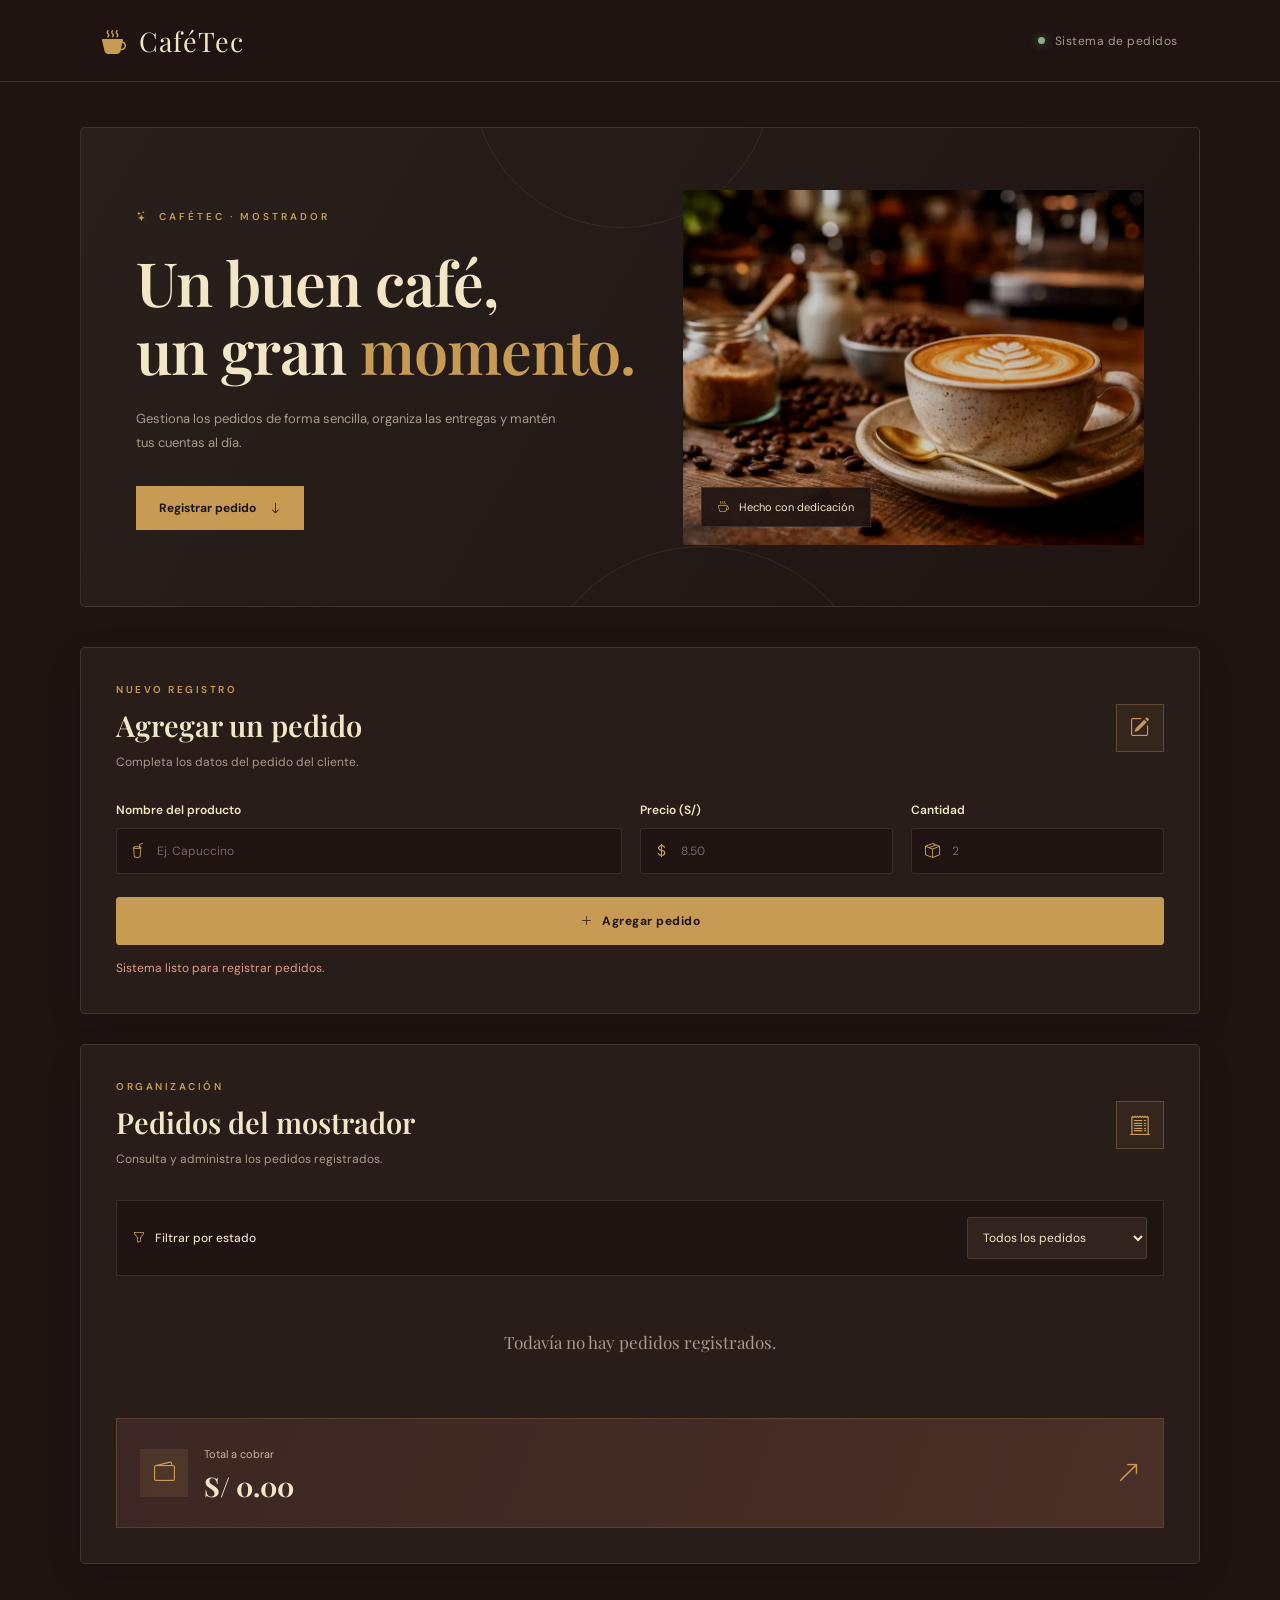
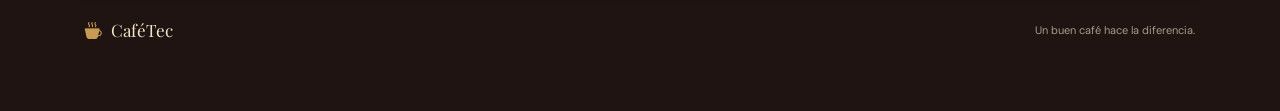
<file: p1-dom/index.html>
<!DOCTYPE html>
<html lang="es">
<head>
    <meta charset="UTF-8">
    <meta name="viewport" content="width=device-width, initial-scale=1.0">
    <meta name="description" content="Sistema de gestión de pedidos de CaféTec.">
    <title>CaféTec | Gestión de pedidos</title>

    <link rel="preconnect" href="https://fonts.googleapis.com">
    <link rel="preconnect" href="https://fonts.gstatic.com" crossorigin>
    <link href="https://fonts.googleapis.com/css2?family=DM+Sans:wght@400;500;600;700&family=Playfair+Display:wght@600;700;800&display=swap" rel="stylesheet">

    <link rel="stylesheet" href="https://cdn.jsdelivr.net/npm/bootstrap-icons@1.11.3/font/bootstrap-icons.min.css">
    <link rel="stylesheet" href="styles.css">
    <script src="script.js" defer></script>
</head>

<body>

    <header class="barra-superior">
        <a href="#" class="logo">
            <i class="bi bi-cup-hot-fill"></i>
            <span>CaféTec</span>
        </a>

        <span class="estado-sistema">
            <span class="punto-activo"></span>
            Sistema de pedidos
        </span>
    </header>

    <main class="contenedor">

        <section class="portada" data-reveal>
            <div class="portada-contenido">
                <span class="etiqueta">
                    <i class="bi bi-stars"></i>
                    CAFÉTEC · MOSTRADOR
                </span>

                <h1>Un buen café,<br>un gran <span>momento.</span></h1>

                <p>
                    Gestiona los pedidos de forma sencilla,
                    organiza las entregas y mantén tus cuentas al día.
                </p>

                <a href="#registro" class="btn-portada">
                    Registrar pedido
                    <i class="bi bi-arrow-down"></i>
                </a>
            </div>

            <div class="portada-imagen">
                <img src="cafeteria.jpg" alt="Taza de café">
                <div class="imagen-etiqueta">
                    <i class="bi bi-cup-hot"></i>
                    <span>Hecho con dedicación</span>
                </div>
            </div>

            <div class="decoracion decoracion-uno"></div>
            <div class="decoracion decoracion-dos"></div>
        </section>

        <section class="seccion registro" id="registro" data-reveal>
            <div class="titulo-seccion">
                <div>
                    <span class="subtitulo">NUEVO REGISTRO</span>
                    <h2>Agregar un pedido</h2>
                    <p>Completa los datos del pedido del cliente.</p>
                </div>

                <div class="icono-seccion">
                    <i class="bi bi-pencil-square"></i>
                </div>
            </div>

            <form id="form-pedido" novalidate>
                <div class="campo">
                    <label for="producto">Nombre del producto</label>
                    <div class="input-con-icono">
                        <i class="bi bi-cup-straw"></i>
                        <input
                            id="producto"
                            type="text"
                            placeholder="Ej. Capuccino"
                        >
                    </div>
                </div>

                <div class="campo">
                    <label for="precio">Precio (S/)</label>
                    <div class="input-con-icono">
                        <i class="bi bi-currency-dollar"></i>
                        <input
                            id="precio"
                            type="number"
                            step="0.10"
                            placeholder="8.50"
                        >
                    </div>
                </div>

                <div class="campo">
                    <label for="cantidad">Cantidad</label>
                    <div class="input-con-icono">
                        <i class="bi bi-box-seam"></i>
                        <input
                            id="cantidad"
                            type="number"
                            min="0"
                            placeholder="2"
                        >
                    </div>
                </div>

                <button type="submit" class="btn-agregar">
                    <i class="bi bi-plus-lg"></i>
                    Agregar pedido
                </button>
            </form>

            <p id="mensaje" aria-live="polite"></p>
        </section>

        <section class="seccion pedidos" data-reveal>
            <div class="titulo-seccion titulo-pedidos">
                <div>
                    <span class="subtitulo">ORGANIZACIÓN</span>
                    <h2>Pedidos del mostrador</h2>
                    <p>Consulta y administra los pedidos registrados.</p>
                </div>

                <div class="icono-seccion">
                    <i class="bi bi-receipt-cutoff"></i>
                </div>
            </div>

            <div class="barra-filtro">
                <label for="filtro">
                    <i class="bi bi-funnel"></i>
                    Filtrar por estado
                </label>

                <select id="filtro">
                    <option value="todos">Todos los pedidos</option>
                    <option value="pendiente">Pendientes</option>
                    <option value="entregado">Entregados</option>
                </select>
            </div>

            <ul id="lista-pedidos">
                <!-- Los pedidos se mostrarán aquí -->
            </ul>

            <div class="resumen">
                <div class="resumen-icono">
                    <i class="bi bi-wallet2"></i>
                </div>

                <div class="resumen-texto">
                    <span>Total a cobrar</span>
                    <p id="total">S/ 0.00</p>
                </div>

                <i class="bi bi-arrow-up-right resumen-flecha"></i>
            </div>
        </section>

        <footer>
            <p><i class="bi bi-cup-hot-fill"></i> CaféTec</p>
            <span>Un buen café hace la diferencia.</span>
        </footer>

    </main>

</body>
</html>
</file>
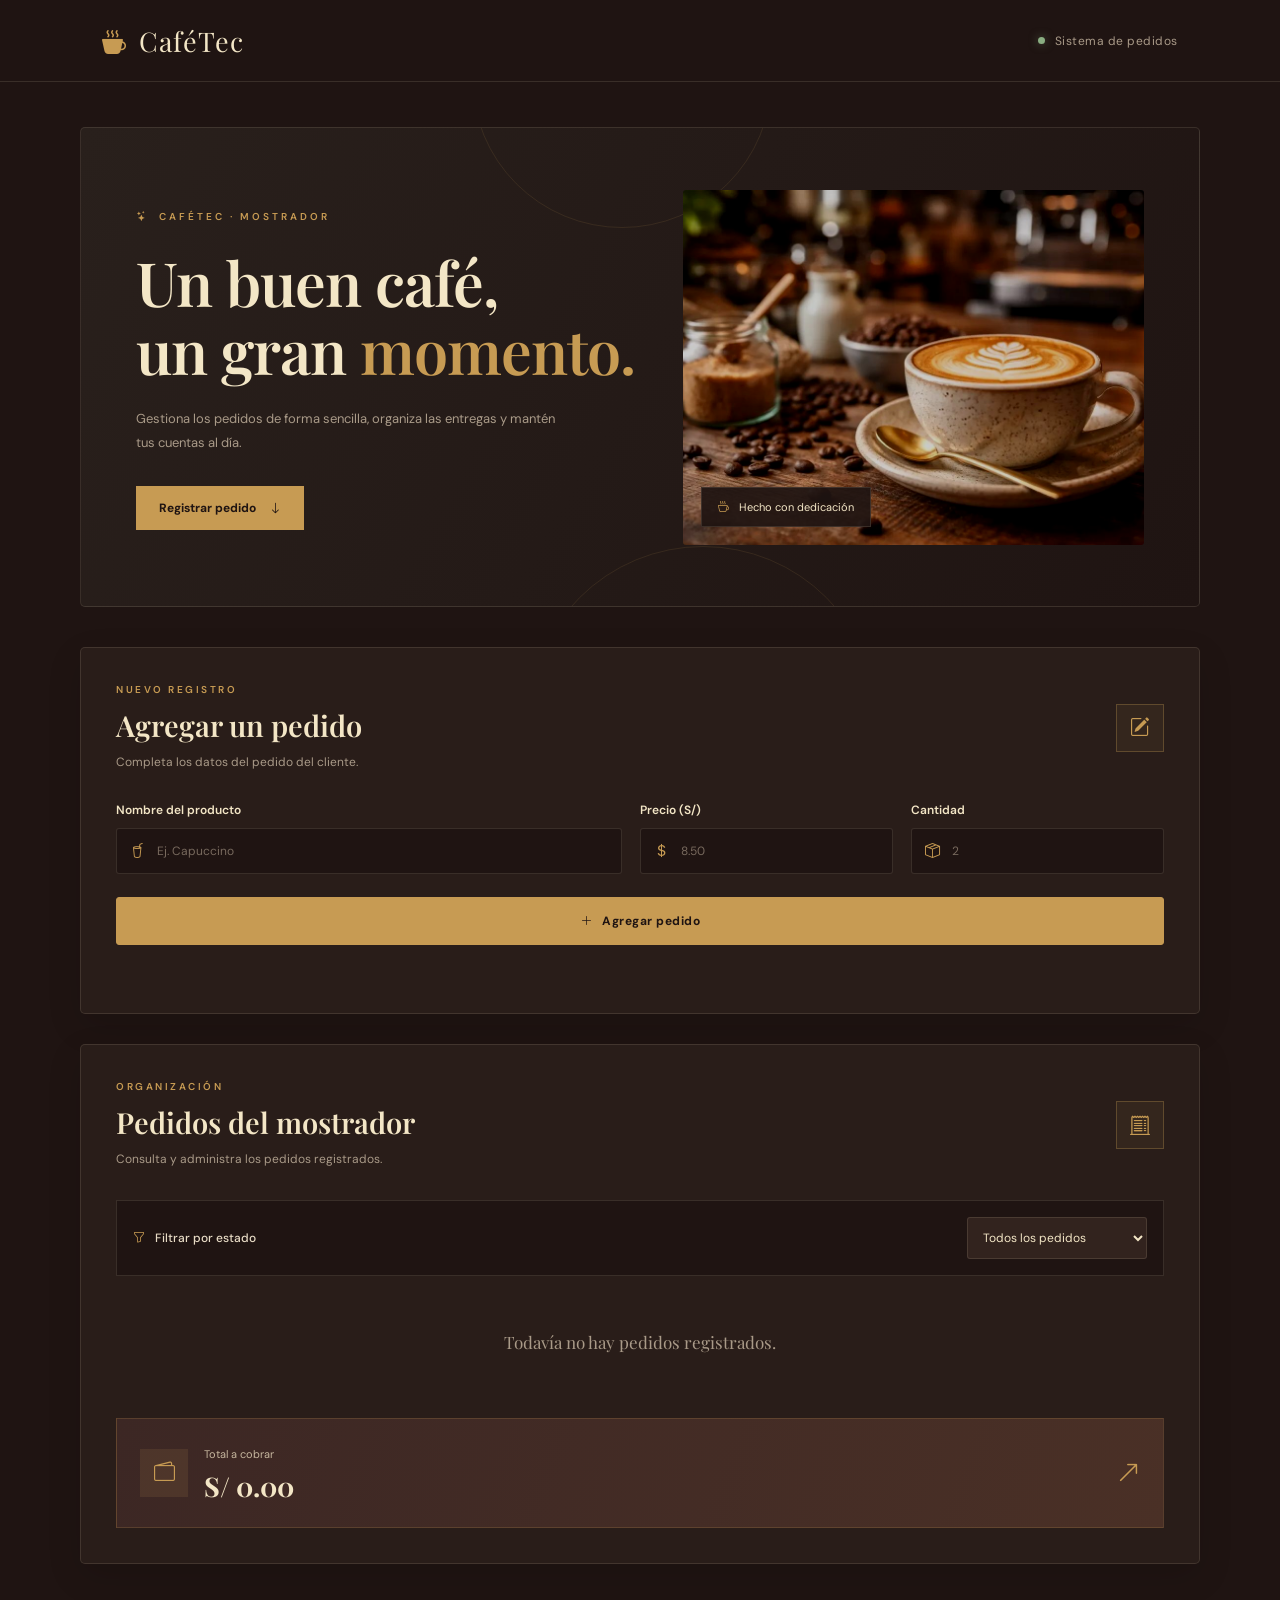
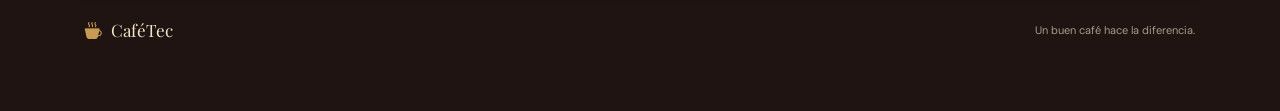
<file: p2-modulos/index.html>
<!DOCTYPE html>
<html lang="es">
<head>
    <meta charset="UTF-8">
    <meta name="viewport" content="width=device-width, initial-scale=1.0">
    <meta name="description" content="Sistema de gestión de pedidos de CaféTec.">
    <title>CaféTec | Gestión de pedidos</title>

    <link rel="preconnect" href="https://fonts.googleapis.com">
    <link rel="preconnect" href="https://fonts.gstatic.com" crossorigin>
    <link href="https://fonts.googleapis.com/css2?family=DM+Sans:wght@400;500;600;700&family=Playfair+Display:wght@600;700;800&display=swap" rel="stylesheet">

    <link rel="stylesheet" href="https://cdn.jsdelivr.net/npm/bootstrap-icons@1.11.3/font/bootstrap-icons.min.css">
    <link rel="stylesheet" href="./styles.css">
</head>

<body>

    <header class="barra-superior">
        <a href="#" class="logo">
            <i class="bi bi-cup-hot-fill"></i>
            <span>CaféTec</span>
        </a>

        <span class="estado-sistema">
            <span class="punto-activo"></span>
            Sistema de pedidos
        </span>
    </header>

    <main class="contenedor">

        <section class="portada" data-reveal>
            <div class="portada-contenido">
                <span class="etiqueta">
                    <i class="bi bi-stars"></i>
                    CAFÉTEC · MOSTRADOR
                </span>

                <h1>Un buen café,<br>un gran <span>momento.</span></h1>

                <p>
                    Gestiona los pedidos de forma sencilla,
                    organiza las entregas y mantén tus cuentas al día.
                </p>

                <a href="#registro" class="btn-portada">
                    Registrar pedido
                    <i class="bi bi-arrow-down"></i>
                </a>
            </div>

            <div class="portada-imagen">
                <img src="cafeteria.jpg" alt="Taza de café">
                <div class="imagen-etiqueta">
                    <i class="bi bi-cup-hot"></i>
                    <span>Hecho con dedicación</span>
                </div>
            </div>

            <div class="decoracion decoracion-uno"></div>
            <div class="decoracion decoracion-dos"></div>
        </section>

        <section class="seccion registro" id="registro" data-reveal>
            <div class="titulo-seccion">
                <div>
                    <span class="subtitulo">NUEVO REGISTRO</span>
                    <h2>Agregar un pedido</h2>
                    <p>Completa los datos del pedido del cliente.</p>
                </div>

                <div class="icono-seccion">
                    <i class="bi bi-pencil-square"></i>
                </div>
            </div>

            <form id="form-pedido" novalidate>
                <div class="campo">
                    <label for="producto">Nombre del producto</label>
                    <div class="input-con-icono">
                        <i class="bi bi-cup-straw"></i>
                        <input
                            id="producto"
                            type="text"
                            placeholder="Ej. Capuccino"
                        >
                    </div>
                </div>

                <div class="campo">
                    <label for="precio">Precio (S/)</label>
                    <div class="input-con-icono">
                        <i class="bi bi-currency-dollar"></i>
                        <input
                            id="precio"
                            type="number"
                            step="0.10"
                            placeholder="8.50"
                        >
                    </div>
                </div>

                <div class="campo">
                    <label for="cantidad">Cantidad</label>
                    <div class="input-con-icono">
                        <i class="bi bi-box-seam"></i>
                        <input
                            id="cantidad"
                            type="number"
                            min="0"
                            placeholder="2"
                        >
                    </div>
                </div>

                <button type="submit" class="btn-agregar">
                    <i class="bi bi-plus-lg"></i>
                    Agregar pedido
                </button>
            </form>

            <p id="mensaje" aria-live="polite"></p>
        </section>

        <section class="seccion pedidos" data-reveal>
            <div class="titulo-seccion titulo-pedidos">
                <div>
                    <span class="subtitulo">ORGANIZACIÓN</span>
                    <h2>Pedidos del mostrador</h2>
                    <p>Consulta y administra los pedidos registrados.</p>
                </div>

                <div class="icono-seccion">
                    <i class="bi bi-receipt-cutoff"></i>
                </div>
            </div>

            <div class="barra-filtro">
                <label for="filtro">
                    <i class="bi bi-funnel"></i>
                    Filtrar por estado
                </label>

                <select id="filtro">
                    <option value="todos">Todos los pedidos</option>
                    <option value="pendiente">Pendientes</option>
                    <option value="entregado">Entregados</option>
                </select>
            </div>

            <ul id="lista-pedidos">
                <!-- Los pedidos se mostrarán aquí -->
            </ul>

            <div class="resumen">
                <div class="resumen-icono">
                    <i class="bi bi-wallet2"></i>
                </div>

                <div class="resumen-texto">
                    <span>Total a cobrar</span>
                    <p id="total">S/ 0.00</p>
                </div>

                <i class="bi bi-arrow-up-right resumen-flecha"></i>
            </div>
        </section>

        <footer>
            <p><i class="bi bi-cup-hot-fill"></i> CaféTec</p>
            <span>Un buen café hace la diferencia.</span>
        </footer>

    </main>
    <script type="module" src="./main.js"></script>
</body>
</html>
</file>
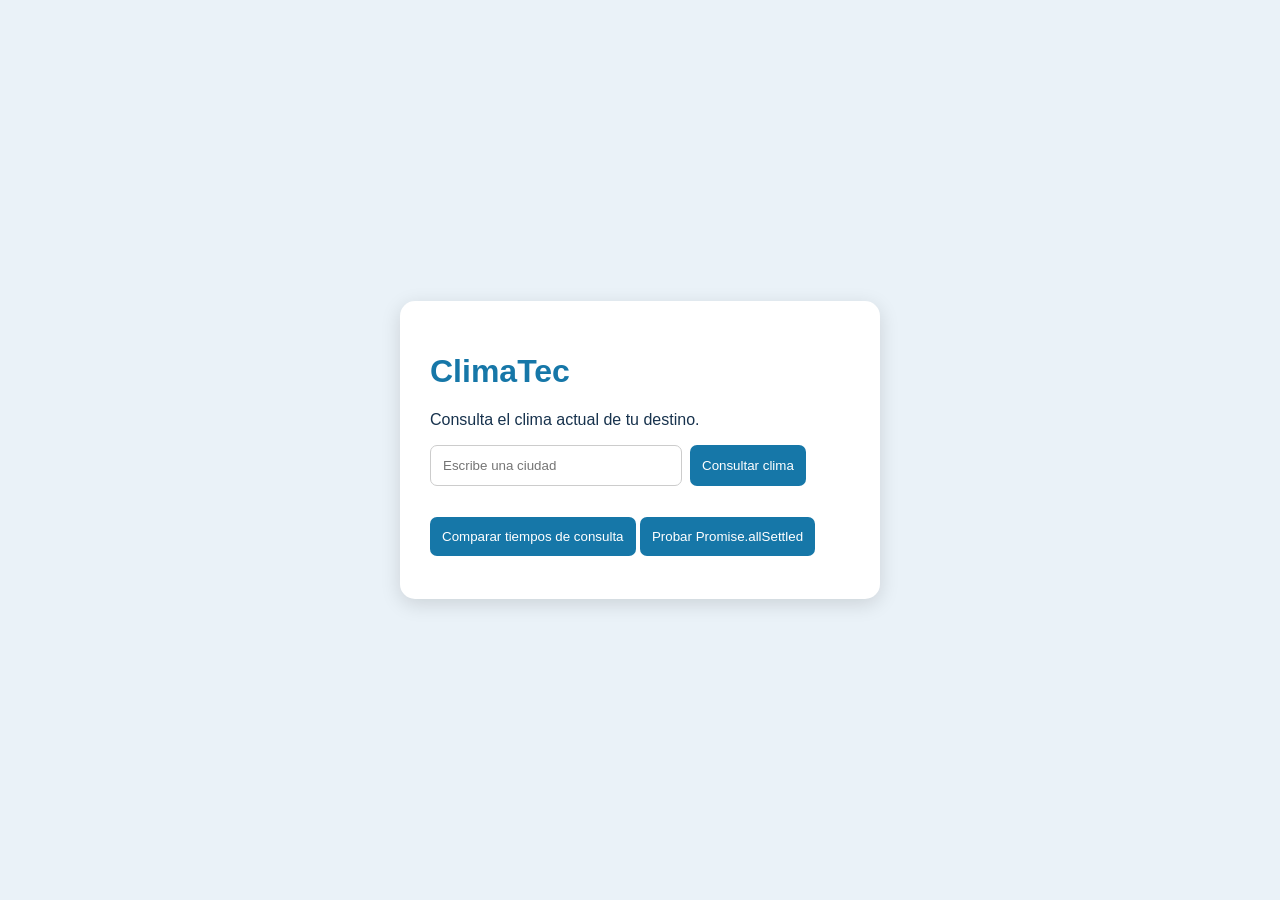
<file: p3-api/index.html>
<!DOCTYPE html>
<html lang="es">
<head>
    <meta charset="UTF-8">
    <meta name="viewport" content="width=device-width, initial-scale=1.0">
    <title>ClimaTec - ViajaPerú</title>
    <link rel="stylesheet" href="./styles.css">
</head>
<body>
    <main class="contenedor">
        <h1>ClimaTec</h1>
        <p>Consulta el clima actual de tu destino.</p>

        <form id="form-clima">
            <input id="ciudad" type="text" placeholder="Escribe una ciudad" required>
            <button id="buscar" type="submit">Consultar clima</button>
        </form>

        <p id="mensaje"></p>

        <section id="resultado" hidden>
            <h2 id="nombre"></h2>
            <p id="region"></p>
            <p id="temperatura"></p>
            <p id="viento"></p>
        </section>

        <button id="comparar" type="button">Comparar tiempos de consulta</button>
        <button id="probar" type="button">Probar Promise.allSettled</button>
        <pre id="pruebas"></pre>
    </main>

    <script src="./app.js" defer></script>
</body>
</html>
</file>
<file: p1-dom/styles.css>
/* ==============================
   1. VARIABLES Y CONFIGURACION
================================ */

:root {
    --oscuro: #1F1412;
    --cafe: #3C2724;
    --marron: #6B3F2A;
    --dorado: #C79B53;
    --crema: #F3E6C6;

    --panel: #291D19;
    --panel-claro: #32231E;
    --texto: #E8DCC6;
    --texto-suave: #A99A88;
    --borde: rgba(243, 230, 198, 0.12);
}

* {
    margin: 0;
    padding: 0;
    box-sizing: border-box;
    scroll-behavior: smooth;
}

body {
    font-family: 'DM Sans', sans-serif;
    background-color: var(--oscuro);
    color: var(--texto);
    min-height: 100vh;
}

/* ==============================
   2. BARRA DE NAVEGACION
================================ */

.barra-superior {
    height: 82px;
    padding: 0 8%;
    display: flex;
    justify-content: space-between;
    align-items: center;
    background-color: var(--oscuro);
    border-bottom: 1px solid var(--borde);
}

.logo {
    display: flex;
    align-items: center;
    gap: 12px;
    color: var(--crema);
    font-family: 'Playfair Display', serif;
    font-size: 27px;
    text-decoration: none;
    letter-spacing: 1px;
}

.logo i {
    color: var(--dorado);
    font-size: 24px;
}

.estado-sistema {
    display: flex;
    align-items: center;
    gap: 10px;
    color: var(--texto-suave);
    font-size: 12px;
    letter-spacing: 0.5px;
}

.punto-activo {
    width: 7px;
    height: 7px;
    background-color: #8AAE82;
    border-radius: 50%;
    box-shadow: 0 0 10px rgba(138, 174, 130, 0.5);
}

/* ==============================
   3. CONTENEDOR PRINCIPAL
================================ */

.contenedor {
    max-width: 1180px;
    margin: 0 auto;
    padding: 45px 30px;
}

/* ==============================
   4. PORTADA PRINCIPAL
================================ */

.portada {
    position: relative;
    overflow: hidden;
    min-height: 480px;
    display: grid;
    grid-template-columns: 1fr 0.9fr;
    align-items: center;
    gap: 35px;
    padding: 55px;
    margin-bottom: 40px;

    background: linear-gradient(
        120deg,
        #29201C,
        #1F1412
    );

    border: 1px solid var(--borde);
    border-radius: 5px;
}

.portada-contenido {
    position: relative;
    z-index: 2;
}

.etiqueta {
    display: inline-flex;
    align-items: center;
    gap: 10px;
    color: var(--dorado);
    font-size: 10px;
    font-weight: 600;
    letter-spacing: 3px;
    margin-bottom: 25px;
}

.portada h1 {
    font-family: 'Playfair Display', serif;
    font-size: clamp(42px, 5vw, 61px);
    font-weight: 600;
    line-height: 1.12;
    letter-spacing: -1px;
    color: var(--crema);
    margin-bottom: 22px;
}

.portada h1 span {
    color: var(--dorado);
}

.portada-contenido > p {
    max-width: 430px;
    color: var(--texto-suave);
    font-size: 13px;
    line-height: 1.9;
    margin-bottom: 30px;
}

.btn-portada {
    display: inline-flex;
    align-items: center;
    gap: 13px;
    padding: 13px 22px;
    background-color: var(--dorado);
    color: var(--oscuro);
    border: 1px solid var(--dorado);
    text-decoration: none;
    font-size: 12px;
    font-weight: 700;
    transition: 0.3s ease;
}

.btn-portada:hover {
    background-color: transparent;
    color: var(--dorado);
    transform: translateY(-3px);
}

.portada-imagen {
    position: relative;
    z-index: 2;
    height: 355px;
}

.portada-imagen img {
    width: 100%;
    height: 100%;
    object-fit: cover;
    border-radius: 3px;
    filter: brightness(0.78) contrast(1.08);
    animation: aparecerImagen 1.2s ease both;
}

.imagen-etiqueta {
    position: absolute;
    bottom: 18px;
    left: 18px;
    display: flex;
    align-items: center;
    gap: 10px;
    padding: 12px 16px;
    background: rgba(31, 20, 18, 0.92);
    color: var(--crema);
    font-size: 11px;
    border: 1px solid var(--borde);
}

.imagen-etiqueta i {
    color: var(--dorado);
}

.decoracion {
    position: absolute;
    border: 1px solid rgba(199, 155, 83, 0.12);
    border-radius: 50%;
    pointer-events: none;
}

.decoracion-uno {
    width: 300px;
    height: 300px;
    top: -200px;
    left: 35%;
}

.decoracion-dos {
    width: 350px;
    height: 350px;
    bottom: -290px;
    left: 40%;
}

/* ==============================
   5. SECCIONES Y TARJETAS
================================ */

.seccion {
    padding: 35px;
    margin-bottom: 30px;
    background-color: var(--panel);
    border: 1px solid var(--borde);
    border-radius: 5px;
    box-shadow: 0 12px 35px rgba(0, 0, 0, 0.12);
    transition: border-color 0.3s ease;
}

.seccion:hover {
    border-color: rgba(199, 155, 83, 0.3);
}

.titulo-seccion {
    display: flex;
    justify-content: space-between;
    align-items: center;
    margin-bottom: 30px;
}

.subtitulo {
    display: block;
    color: var(--dorado);
    font-size: 10px;
    font-weight: 600;
    letter-spacing: 2.5px;
    margin-bottom: 10px;
}

.titulo-seccion h2 {
    font-family: 'Playfair Display', serif;
    font-size: 29px;
    font-weight: 600;
    color: var(--crema);
    margin-bottom: 8px;
}

.titulo-seccion p {
    color: var(--texto-suave);
    font-size: 12px;
    line-height: 1.7;
}

.icono-seccion {
    display: grid;
    place-items: center;
    width: 48px;
    height: 48px;
    border: 1px solid rgba(199, 155, 83, 0.3);
    color: var(--dorado);
    background-color: rgba(199, 155, 83, 0.07);
    font-size: 20px;
}

/* ==============================
   6. FORMULARIO
================================ */

#form-pedido {
    display: grid;
    grid-template-columns: 2fr 1fr 1fr;
    gap: 18px;
}

.campo {
    display: flex;
    flex-direction: column;
    gap: 10px;
}

.campo label {
    color: var(--crema);
    font-size: 12px;
    font-weight: 600;
}

.input-con-icono {
    position: relative;
}

.input-con-icono i {
    position: absolute;
    top: 50%;
    left: 14px;
    transform: translateY(-50%);
    color: var(--dorado);
    font-size: 15px;
}

.campo input {
    width: 100%;
    padding: 14px 13px 14px 40px;
    background-color: var(--oscuro);
    color: var(--crema);
    border: 1px solid var(--borde);
    border-radius: 3px;
    font-family: inherit;
    font-size: 12px;
    outline: none;
    transition: border-color 0.3s, box-shadow 0.3s;
}

.campo input::placeholder {
    color: #786A5E;
}

.campo input:focus {
    border-color: var(--dorado);
    box-shadow: 0 0 0 3px rgba(199, 155, 83, 0.08);
}

.btn-agregar {
    grid-column: 1 / -1;
    display: flex;
    justify-content: center;
    align-items: center;
    gap: 10px;
    padding: 15px;
    margin-top: 5px;

    background-color: var(--dorado);
    color: var(--oscuro);
    border: 1px solid var(--dorado);
    border-radius: 3px;

    font-family: inherit;
    font-size: 12px;
    font-weight: 700;
    letter-spacing: 0.5px;
    cursor: pointer;
    transition: 0.3s ease;
}

.btn-agregar:hover {
    background-color: transparent;
    color: var(--dorado);
    transform: translateY(-2px);
}

/* Mensajes de validacion */

#mensaje {
    min-height: 18px;
    margin-top: 15px;
    color: #E69B82;
    font-size: 12px;
}

/* ==============================
   7. LISTA Y FILTRO DE PEDIDOS
================================ */

.barra-filtro {
    display: flex;
    justify-content: space-between;
    align-items: center;
    gap: 15px;
    padding: 16px;
    margin-bottom: 15px;
    background-color: var(--oscuro);
    border: 1px solid var(--borde);
}

.barra-filtro label {
    display: flex;
    align-items: center;
    gap: 10px;
    color: var(--texto);
    font-size: 12px;
    font-weight: 500;
}

.barra-filtro label i {
    color: var(--dorado);
}

#filtro {
    min-width: 180px;
    padding: 11px;
    background-color: var(--panel-claro);
    color: var(--crema);
    border: 1px solid var(--borde);
    border-radius: 3px;
    font-family: inherit;
    font-size: 12px;
    outline: none;
    cursor: pointer;
}

#filtro:focus {
    border-color: var(--dorado);
}

#filtro option {
    background-color: var(--panel);
    color: var(--crema);
}

#lista-pedidos {
    list-style: none;
}

#lista-pedidos:empty::before {
    content: "Todavía no hay pedidos registrados.";
    display: block;
    padding: 40px 10px;
    color: var(--texto-suave);
    text-align: center;
    font-family: 'Playfair Display', serif;
    font-size: 17px;
}

#lista-pedidos li {
    display: flex;
    justify-content: space-between;
    align-items: center;
    gap: 15px;
    padding: 19px 15px;
    border-bottom: 1px solid var(--borde);
    transition: background-color 0.25s ease;
}

#lista-pedidos li:hover {
    background-color: rgba(199, 155, 83, 0.045);
}

/* Estilos preparados para los pedidos dinamicos */

.pedido-info {
    display: flex;
    flex-direction: column;
    gap: 6px;
}

.pedido-info h3 {
    color: var(--crema);
    font-size: 14px;
    font-weight: 600;
}

.pedido-info p {
    color: var(--texto-suave);
    font-size: 11px;
}

.pedido-acciones {
    display: flex;
    align-items: center;
    gap: 9px;
    flex-wrap: wrap;
}

.estado-pedido {
    display: inline-block;
    padding: 6px 10px;
    color: var(--dorado);
    background-color: rgba(199, 155, 83, 0.09);
    border: 1px solid rgba(199, 155, 83, 0.2);
    font-size: 10px;
    border-radius: 3px;
}

.btn-entregar,
.btn-eliminar {
    padding: 8px 12px;
    border-radius: 3px;
    font-family: inherit;
    font-size: 11px;
    cursor: pointer;
    transition: 0.25s ease;
}

.btn-entregar {
    background-color: var(--dorado);
    color: var(--oscuro);
    border: 1px solid var(--dorado);
}

.btn-entregar:hover {
    background-color: transparent;
    color: var(--dorado);
}

.btn-eliminar {
    background-color: transparent;
    color: #D18A78;
    border: 1px solid rgba(209, 138, 120, 0.35);
}

.btn-eliminar:hover {
    background-color: rgba(209, 138, 120, 0.12);
}

/* ==============================
   8. RESUMEN DEL TOTAL
================================ */

.resumen {
    display: flex;
    align-items: center;
    gap: 16px;
    padding: 23px;
    margin-top: 25px;
    background: linear-gradient(110deg, #3C2724, #4A3026);
    border: 1px solid rgba(199, 155, 83, 0.2);
}

.resumen-icono {
    display: grid;
    place-items: center;
    width: 48px;
    height: 48px;
    background-color: rgba(199, 155, 83, 0.12);
    color: var(--dorado);
    font-size: 21px;
}

.resumen-texto span {
    color: #C6B69E;
    font-size: 11px;
}

.resumen-texto p {
    margin-top: 5px;
    color: var(--crema);
    font-family: 'Playfair Display', serif;
    font-size: 27px;
    font-weight: 700;
}

.resumen-flecha {
    margin-left: auto;
    color: var(--dorado);
    font-size: 23px;
}

/* ==============================
   9. PIE DE PAGINA
================================ */

footer {
    display: flex;
    justify-content: space-between;
    align-items: center;
    padding: 25px 5px;
    color: var(--texto-suave);
    font-size: 11px;
}

footer p {
    display: flex;
    align-items: center;
    gap: 9px;
    color: var(--crema);
    font-family: 'Playfair Display', serif;
    font-size: 17px;
}

footer i {
    color: var(--dorado);
}

/* ==============================
   10. ANIMACIONES
================================ */

[data-reveal] {
    opacity: 0;
    transform: translateY(25px);
    transition:
        opacity 0.7s ease,
        transform 0.7s ease;
}

[data-reveal].visible {
    opacity: 1;
    transform: translateY(0);
}

@keyframes aparecerImagen {
    from {
        opacity: 0;
        transform: scale(0.96);
    }

    to {
        opacity: 1;
        transform: scale(1);
    }
}

.seccion {
    transition:
        border-color 0.3s ease,
        box-shadow 0.3s ease;
}

/* ==============================
   11. RESPONSIVE
================================ */

@media (max-width: 750px) {
    .barra-superior {
        padding: 0 5%;
    }

    .contenedor {
        padding: 25px 18px;
    }

    .portada {
        grid-template-columns: 1fr;
        padding: 35px 28px;
        gap: 30px;
    }

    .portada-imagen {
        height: 270px;
    }

    #form-pedido {
        grid-template-columns: 1fr 1fr;
    }

    .campo:first-child {
        grid-column: 1 / -1;
    }
}

@media (max-width: 480px) {
    .barra-superior {
        height: 70px;
    }

    .logo {
        font-size: 22px;
    }

    .estado-sistema {
        font-size: 10px;
    }

    .portada {
        padding: 28px 20px;
    }

    .portada h1 {
        font-size: 40px;
    }

    .portada-imagen {
        height: 220px;
    }

    .seccion {
        padding: 22px 18px;
    }

    .titulo-seccion h2 {
        font-size: 24px;
    }

    #form-pedido {
        grid-template-columns: 1fr;
    }

    .campo:first-child {
        grid-column: auto;
    }

    .barra-filtro {
        align-items: stretch;
        flex-direction: column;
    }

    #filtro {
        width: 100%;
    }

    #lista-pedidos li {
        align-items: flex-start;
        flex-direction: column;
    }

    .pedido-acciones {
        width: 100%;
    }

    footer {
        flex-direction: column;
        gap: 12px;
    }
}

/* ==============================
   12. ACCESIBILIDAD
================================ */

@media (prefers-reduced-motion: reduce) {
    *,
    *::before,
    *::after {
        scroll-behavior: auto !important;
        animation-duration: 0.01ms !important;
        transition-duration: 0.01ms !important;
    }

    [data-reveal] {
        opacity: 1;
        transform: none;
    }
}
</file>
<file: p2-modulos/styles.css>
/* ==============================
   1. VARIABLES Y CONFIGURACION
================================ */

:root {
    --oscuro: #1F1412;
    --cafe: #3C2724;
    --marron: #6B3F2A;
    --dorado: #C79B53;
    --crema: #F3E6C6;

    --panel: #291D19;
    --panel-claro: #32231E;
    --texto: #E8DCC6;
    --texto-suave: #A99A88;
    --borde: rgba(243, 230, 198, 0.12);
}

* {
    margin: 0;
    padding: 0;
    box-sizing: border-box;
    scroll-behavior: smooth;
}

body {
    font-family: 'DM Sans', sans-serif;
    background-color: var(--oscuro);
    color: var(--texto);
    min-height: 100vh;
}

/* ==============================
   2. BARRA DE NAVEGACION
================================ */

.barra-superior {
    height: 82px;
    padding: 0 8%;
    display: flex;
    justify-content: space-between;
    align-items: center;
    background-color: var(--oscuro);
    border-bottom: 1px solid var(--borde);
}

.logo {
    display: flex;
    align-items: center;
    gap: 12px;
    color: var(--crema);
    font-family: 'Playfair Display', serif;
    font-size: 27px;
    text-decoration: none;
    letter-spacing: 1px;
}

.logo i {
    color: var(--dorado);
    font-size: 24px;
}

.estado-sistema {
    display: flex;
    align-items: center;
    gap: 10px;
    color: var(--texto-suave);
    font-size: 12px;
    letter-spacing: 0.5px;
}

.punto-activo {
    width: 7px;
    height: 7px;
    background-color: #8AAE82;
    border-radius: 50%;
    box-shadow: 0 0 10px rgba(138, 174, 130, 0.5);
}

/* ==============================
   3. CONTENEDOR PRINCIPAL
================================ */

.contenedor {
    max-width: 1180px;
    margin: 0 auto;
    padding: 45px 30px;
}

/* ==============================
   4. PORTADA PRINCIPAL
================================ */

.portada {
    position: relative;
    overflow: hidden;
    min-height: 480px;
    display: grid;
    grid-template-columns: 1fr 0.9fr;
    align-items: center;
    gap: 35px;
    padding: 55px;
    margin-bottom: 40px;

    background: linear-gradient(
        120deg,
        #29201C,
        #1F1412
    );

    border: 1px solid var(--borde);
    border-radius: 5px;
}

.portada-contenido {
    position: relative;
    z-index: 2;
}

.etiqueta {
    display: inline-flex;
    align-items: center;
    gap: 10px;
    color: var(--dorado);
    font-size: 10px;
    font-weight: 600;
    letter-spacing: 3px;
    margin-bottom: 25px;
}

.portada h1 {
    font-family: 'Playfair Display', serif;
    font-size: clamp(42px, 5vw, 61px);
    font-weight: 600;
    line-height: 1.12;
    letter-spacing: -1px;
    color: var(--crema);
    margin-bottom: 22px;
}

.portada h1 span {
    color: var(--dorado);
}

.portada-contenido > p {
    max-width: 430px;
    color: var(--texto-suave);
    font-size: 13px;
    line-height: 1.9;
    margin-bottom: 30px;
}

.btn-portada {
    display: inline-flex;
    align-items: center;
    gap: 13px;
    padding: 13px 22px;
    background-color: var(--dorado);
    color: var(--oscuro);
    border: 1px solid var(--dorado);
    text-decoration: none;
    font-size: 12px;
    font-weight: 700;
    transition: 0.3s ease;
}

.btn-portada:hover {
    background-color: transparent;
    color: var(--dorado);
    transform: translateY(-3px);
}

.portada-imagen {
    position: relative;
    z-index: 2;
    height: 355px;
}

.portada-imagen img {
    width: 100%;
    height: 100%;
    object-fit: cover;
    border-radius: 3px;
    filter: brightness(0.78) contrast(1.08);
    animation: aparecerImagen 1.2s ease both;
}

.imagen-etiqueta {
    position: absolute;
    bottom: 18px;
    left: 18px;
    display: flex;
    align-items: center;
    gap: 10px;
    padding: 12px 16px;
    background: rgba(31, 20, 18, 0.92);
    color: var(--crema);
    font-size: 11px;
    border: 1px solid var(--borde);
}

.imagen-etiqueta i {
    color: var(--dorado);
}

.decoracion {
    position: absolute;
    border: 1px solid rgba(199, 155, 83, 0.12);
    border-radius: 50%;
    pointer-events: none;
}

.decoracion-uno {
    width: 300px;
    height: 300px;
    top: -200px;
    left: 35%;
}

.decoracion-dos {
    width: 350px;
    height: 350px;
    bottom: -290px;
    left: 40%;
}

/* ==============================
   5. SECCIONES Y TARJETAS
================================ */

.seccion {
    padding: 35px;
    margin-bottom: 30px;
    background-color: var(--panel);
    border: 1px solid var(--borde);
    border-radius: 5px;
    box-shadow: 0 12px 35px rgba(0, 0, 0, 0.12);
    transition: border-color 0.3s ease;
}

.seccion:hover {
    border-color: rgba(199, 155, 83, 0.3);
}

.titulo-seccion {
    display: flex;
    justify-content: space-between;
    align-items: center;
    margin-bottom: 30px;
}

.subtitulo {
    display: block;
    color: var(--dorado);
    font-size: 10px;
    font-weight: 600;
    letter-spacing: 2.5px;
    margin-bottom: 10px;
}

.titulo-seccion h2 {
    font-family: 'Playfair Display', serif;
    font-size: 29px;
    font-weight: 600;
    color: var(--crema);
    margin-bottom: 8px;
}

.titulo-seccion p {
    color: var(--texto-suave);
    font-size: 12px;
    line-height: 1.7;
}

.icono-seccion {
    display: grid;
    place-items: center;
    width: 48px;
    height: 48px;
    border: 1px solid rgba(199, 155, 83, 0.3);
    color: var(--dorado);
    background-color: rgba(199, 155, 83, 0.07);
    font-size: 20px;
}

/* ==============================
   6. FORMULARIO
================================ */

#form-pedido {
    display: grid;
    grid-template-columns: 2fr 1fr 1fr;
    gap: 18px;
}

.campo {
    display: flex;
    flex-direction: column;
    gap: 10px;
}

.campo label {
    color: var(--crema);
    font-size: 12px;
    font-weight: 600;
}

.input-con-icono {
    position: relative;
}

.input-con-icono i {
    position: absolute;
    top: 50%;
    left: 14px;
    transform: translateY(-50%);
    color: var(--dorado);
    font-size: 15px;
}

.campo input {
    width: 100%;
    padding: 14px 13px 14px 40px;
    background-color: var(--oscuro);
    color: var(--crema);
    border: 1px solid var(--borde);
    border-radius: 3px;
    font-family: inherit;
    font-size: 12px;
    outline: none;
    transition: border-color 0.3s, box-shadow 0.3s;
}

.campo input::placeholder {
    color: #786A5E;
}

.campo input:focus {
    border-color: var(--dorado);
    box-shadow: 0 0 0 3px rgba(199, 155, 83, 0.08);
}

.btn-agregar {
    grid-column: 1 / -1;
    display: flex;
    justify-content: center;
    align-items: center;
    gap: 10px;
    padding: 15px;
    margin-top: 5px;

    background-color: var(--dorado);
    color: var(--oscuro);
    border: 1px solid var(--dorado);
    border-radius: 3px;

    font-family: inherit;
    font-size: 12px;
    font-weight: 700;
    letter-spacing: 0.5px;
    cursor: pointer;
    transition: 0.3s ease;
}

.btn-agregar:hover {
    background-color: transparent;
    color: var(--dorado);
    transform: translateY(-2px);
}

/* Mensajes de validacion */

#mensaje {
    min-height: 18px;
    margin-top: 15px;
    color: #E69B82;
    font-size: 12px;
}

/* ==============================
   7. LISTA Y FILTRO DE PEDIDOS
================================ */

.barra-filtro {
    display: flex;
    justify-content: space-between;
    align-items: center;
    gap: 15px;
    padding: 16px;
    margin-bottom: 15px;
    background-color: var(--oscuro);
    border: 1px solid var(--borde);
}

.barra-filtro label {
    display: flex;
    align-items: center;
    gap: 10px;
    color: var(--texto);
    font-size: 12px;
    font-weight: 500;
}

.barra-filtro label i {
    color: var(--dorado);
}

#filtro {
    min-width: 180px;
    padding: 11px;
    background-color: var(--panel-claro);
    color: var(--crema);
    border: 1px solid var(--borde);
    border-radius: 3px;
    font-family: inherit;
    font-size: 12px;
    outline: none;
    cursor: pointer;
}

#filtro:focus {
    border-color: var(--dorado);
}

#filtro option {
    background-color: var(--panel);
    color: var(--crema);
}

#lista-pedidos {
    list-style: none;
}

#lista-pedidos:empty::before {
    content: "Todavía no hay pedidos registrados.";
    display: block;
    padding: 40px 10px;
    color: var(--texto-suave);
    text-align: center;
    font-family: 'Playfair Display', serif;
    font-size: 17px;
}

#lista-pedidos li {
    display: flex;
    justify-content: space-between;
    align-items: center;
    gap: 15px;
    padding: 19px 15px;
    border-bottom: 1px solid var(--borde);
    transition: background-color 0.25s ease;
}

#lista-pedidos li:hover {
    background-color: rgba(199, 155, 83, 0.045);
}

/* Estilos preparados para los pedidos dinamicos */

.pedido-info {
    display: flex;
    flex-direction: column;
    gap: 6px;
}

.pedido-info h3 {
    color: var(--crema);
    font-size: 14px;
    font-weight: 600;
}

.pedido-info p {
    color: var(--texto-suave);
    font-size: 11px;
}

.pedido-acciones {
    display: flex;
    align-items: center;
    gap: 9px;
    flex-wrap: wrap;
}

.estado-pedido {
    display: inline-block;
    padding: 6px 10px;
    color: var(--dorado);
    background-color: rgba(199, 155, 83, 0.09);
    border: 1px solid rgba(199, 155, 83, 0.2);
    font-size: 10px;
    border-radius: 3px;
}

.btn-entregar,
.btn-eliminar {
    padding: 8px 12px;
    border-radius: 3px;
    font-family: inherit;
    font-size: 11px;
    cursor: pointer;
    transition: 0.25s ease;
}

.btn-entregar {
    background-color: var(--dorado);
    color: var(--oscuro);
    border: 1px solid var(--dorado);
}

.btn-entregar:hover {
    background-color: transparent;
    color: var(--dorado);
}

.btn-eliminar {
    background-color: transparent;
    color: #D18A78;
    border: 1px solid rgba(209, 138, 120, 0.35);
}

.btn-eliminar:hover {
    background-color: rgba(209, 138, 120, 0.12);
}

/* ==============================
   8. RESUMEN DEL TOTAL
================================ */

.resumen {
    display: flex;
    align-items: center;
    gap: 16px;
    padding: 23px;
    margin-top: 25px;
    background: linear-gradient(110deg, #3C2724, #4A3026);
    border: 1px solid rgba(199, 155, 83, 0.2);
}

.resumen-icono {
    display: grid;
    place-items: center;
    width: 48px;
    height: 48px;
    background-color: rgba(199, 155, 83, 0.12);
    color: var(--dorado);
    font-size: 21px;
}

.resumen-texto span {
    color: #C6B69E;
    font-size: 11px;
}

.resumen-texto p {
    margin-top: 5px;
    color: var(--crema);
    font-family: 'Playfair Display', serif;
    font-size: 27px;
    font-weight: 700;
}

.resumen-flecha {
    margin-left: auto;
    color: var(--dorado);
    font-size: 23px;
}

/* ==============================
   9. PIE DE PAGINA
================================ */

footer {
    display: flex;
    justify-content: space-between;
    align-items: center;
    padding: 25px 5px;
    color: var(--texto-suave);
    font-size: 11px;
}

footer p {
    display: flex;
    align-items: center;
    gap: 9px;
    color: var(--crema);
    font-family: 'Playfair Display', serif;
    font-size: 17px;
}

footer i {
    color: var(--dorado);
}

/* ==============================
   10. ANIMACIONES
================================ */

[data-reveal] {
    opacity: 1;
    transform: none;
}

@keyframes aparecerImagen {
    from {
        opacity: 0;
        transform: scale(0.96);
    }

    to {
        opacity: 1;
        transform: scale(1);
    }
}

.seccion {
    transition:
        border-color 0.3s ease,
        box-shadow 0.3s ease;
}

/* ==============================
   11. RESPONSIVE
================================ */

@media (max-width: 750px) {
    .barra-superior {
        padding: 0 5%;
    }

    .contenedor {
        padding: 25px 18px;
    }

    .portada {
        grid-template-columns: 1fr;
        padding: 35px 28px;
        gap: 30px;
    }

    .portada-imagen {
        height: 270px;
    }

    #form-pedido {
        grid-template-columns: 1fr 1fr;
    }

    .campo:first-child {
        grid-column: 1 / -1;
    }
}

@media (max-width: 480px) {
    .barra-superior {
        height: 70px;
    }

    .logo {
        font-size: 22px;
    }

    .estado-sistema {
        font-size: 10px;
    }

    .portada {
        padding: 28px 20px;
    }

    .portada h1 {
        font-size: 40px;
    }

    .portada-imagen {
        height: 220px;
    }

    .seccion {
        padding: 22px 18px;
    }

    .titulo-seccion h2 {
        font-size: 24px;
    }

    #form-pedido {
        grid-template-columns: 1fr;
    }

    .campo:first-child {
        grid-column: auto;
    }

    .barra-filtro {
        align-items: stretch;
        flex-direction: column;
    }

    #filtro {
        width: 100%;
    }

    #lista-pedidos li {
        align-items: flex-start;
        flex-direction: column;
    }

    .pedido-acciones {
        width: 100%;
    }

    footer {
        flex-direction: column;
        gap: 12px;
    }
}

/* ==============================
   12. ACCESIBILIDAD
================================ */

@media (prefers-reduced-motion: reduce) {
    *,
    *::before,
    *::after {
        scroll-behavior: auto !important;
        animation-duration: 0.01ms !important;
        transition-duration: 0.01ms !important;
    }

    [data-reveal] {
        opacity: 1;
        transform: none;
    }
}
</file>
<file: p3-api/styles.css>
* {
    box-sizing: border-box;
}

body {
    margin: 0;
    min-height: 100vh;
    display: grid;
    place-items: center;
    background: #eaf2f8;
    font-family: Arial, sans-serif;
    color: #17324d;
}

.contenedor {
    width: min(90%, 480px);
    padding: 30px;
    background: white;
    border-radius: 15px;
    box-shadow: 0 5px 20px #0002;
}

h1 {
    color: #1677a8;
}

form {
    display: flex;
    gap: 8px;
}

input, button {
    padding: 12px;
    border: 1px solid #ccc;
    border-radius: 7px;
}

input {
    width: 60%;
}

button {
    background: #1677a8;
    color: white;
    border: none;
    cursor: pointer;
}

button:disabled {
    opacity: .5;
    cursor: not-allowed;
}

#comparar, #probar {
    margin-top: 15px;
}

#mensaje {
    color: #a33;
}

#resultado {
    margin-top: 20px;
    padding: 15px;
    background: #eaf6fb;
    border-radius: 10px;
}

pre {
    white-space: pre-wrap;
}
</file>
